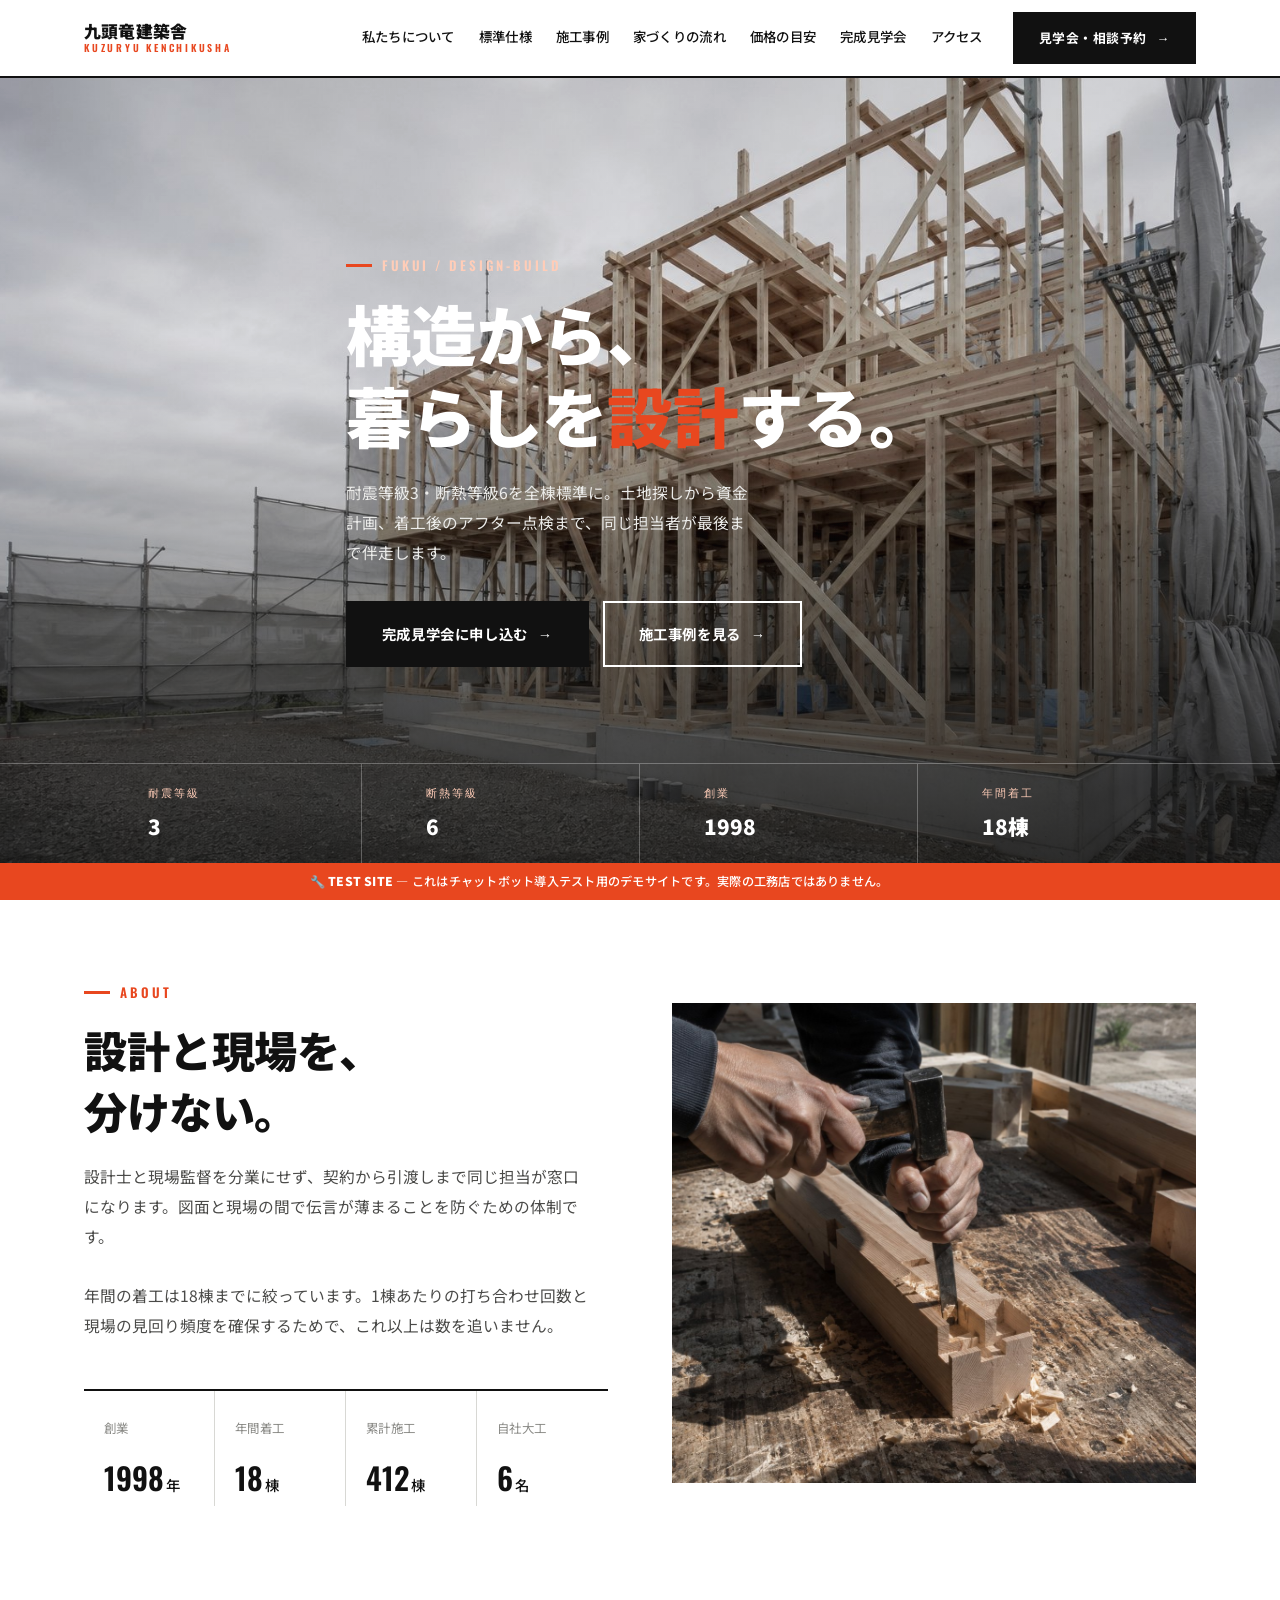
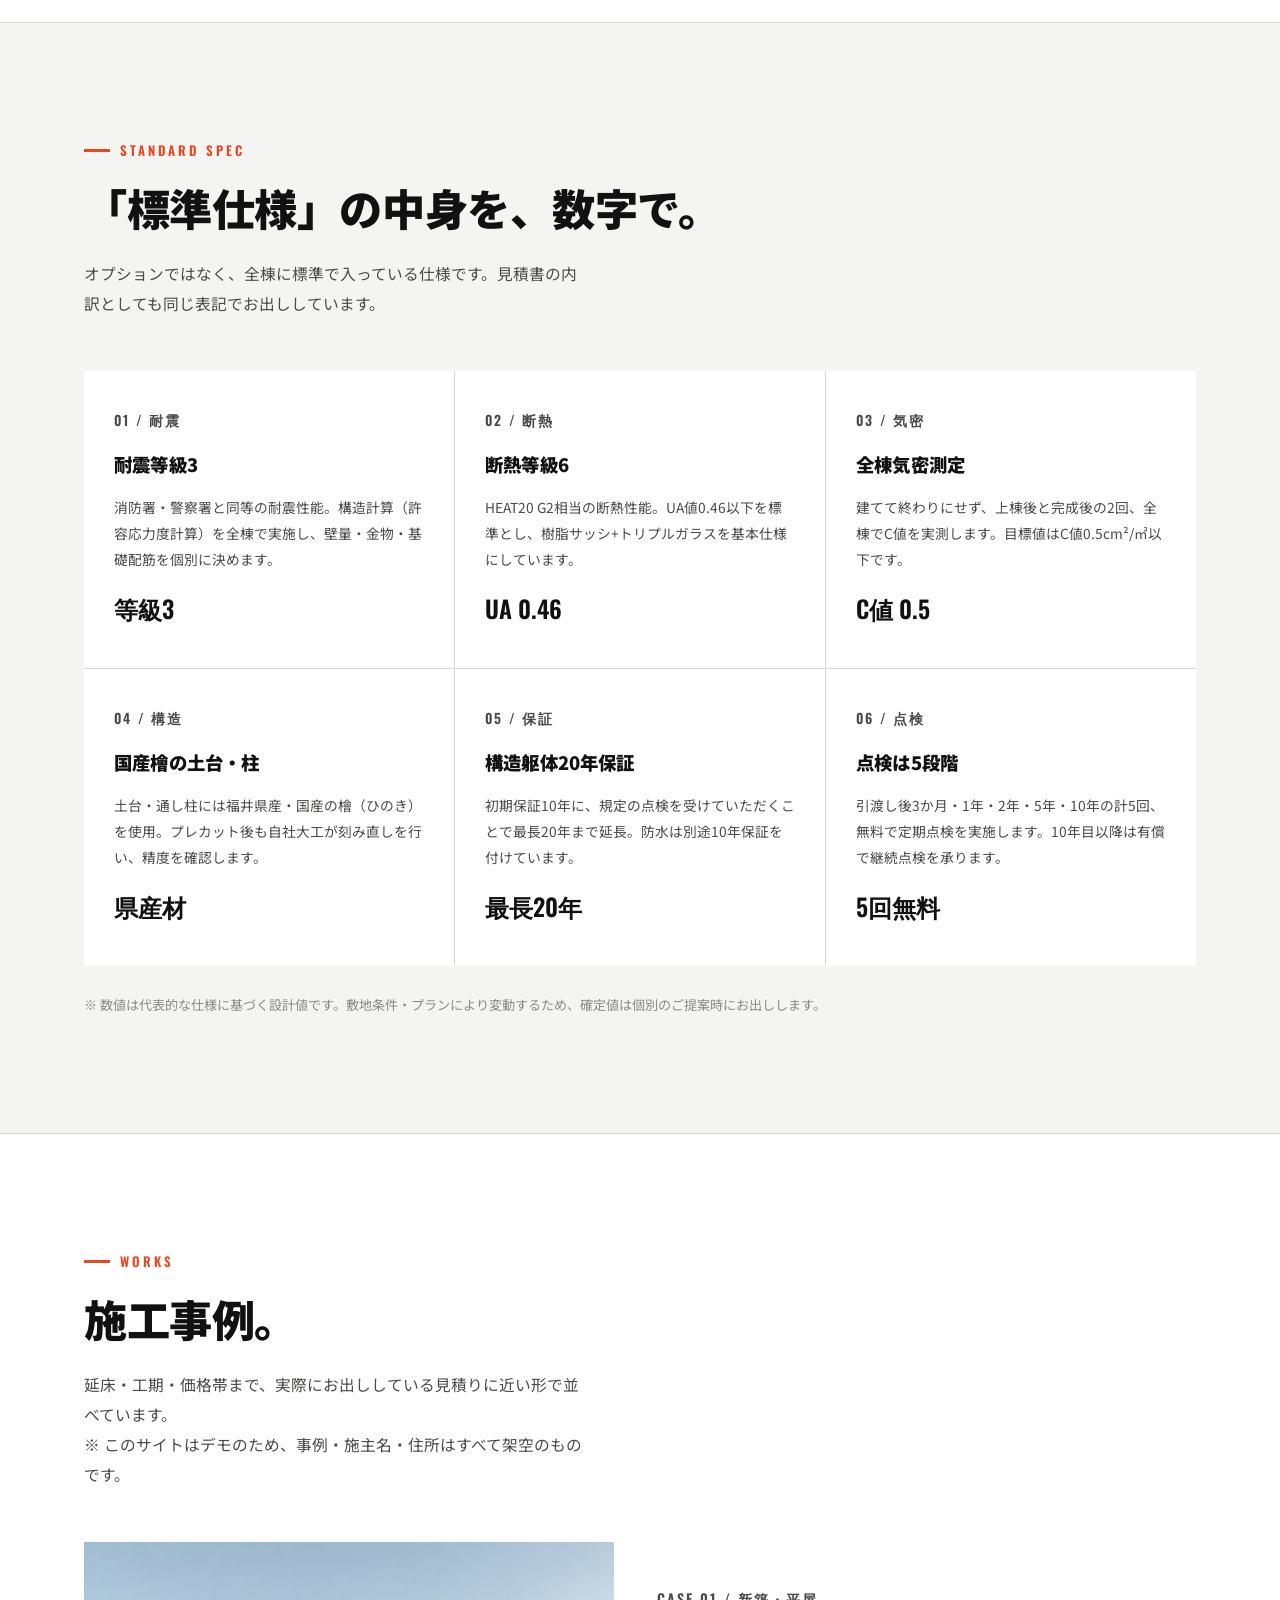
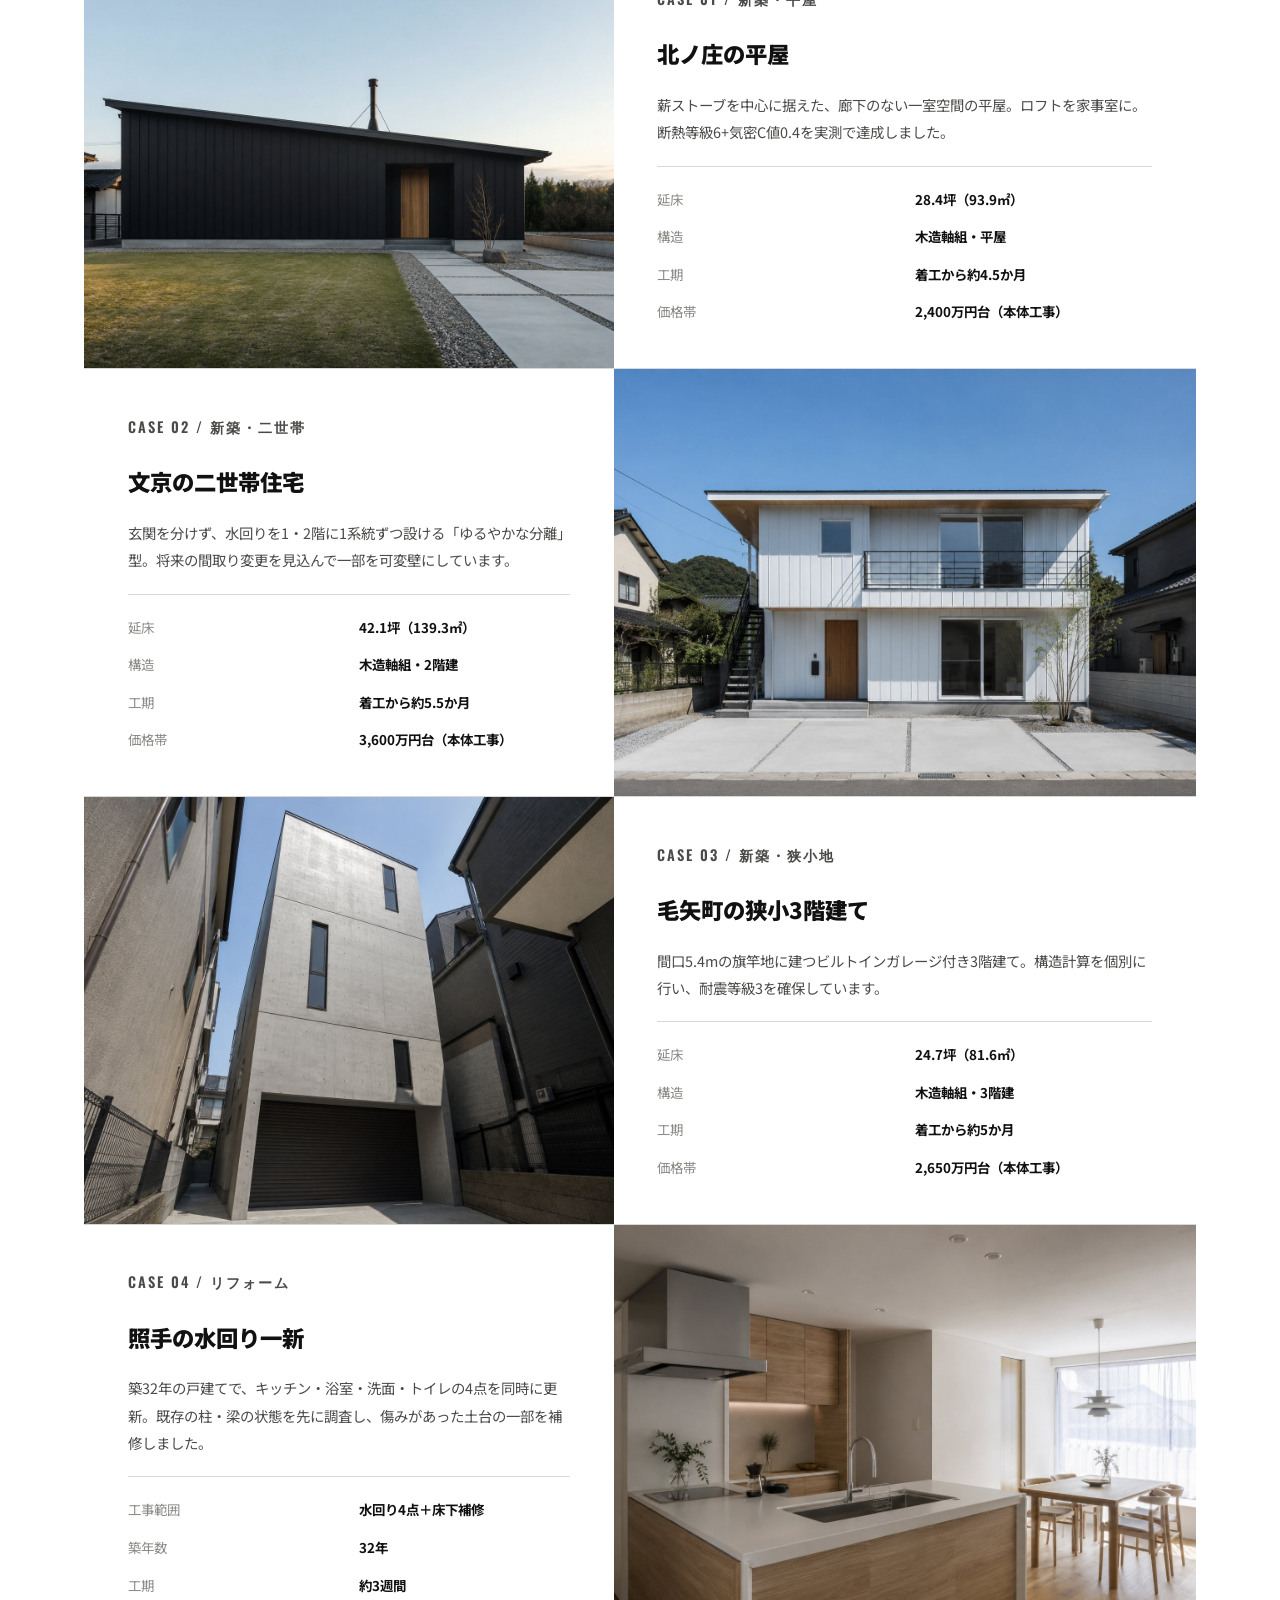
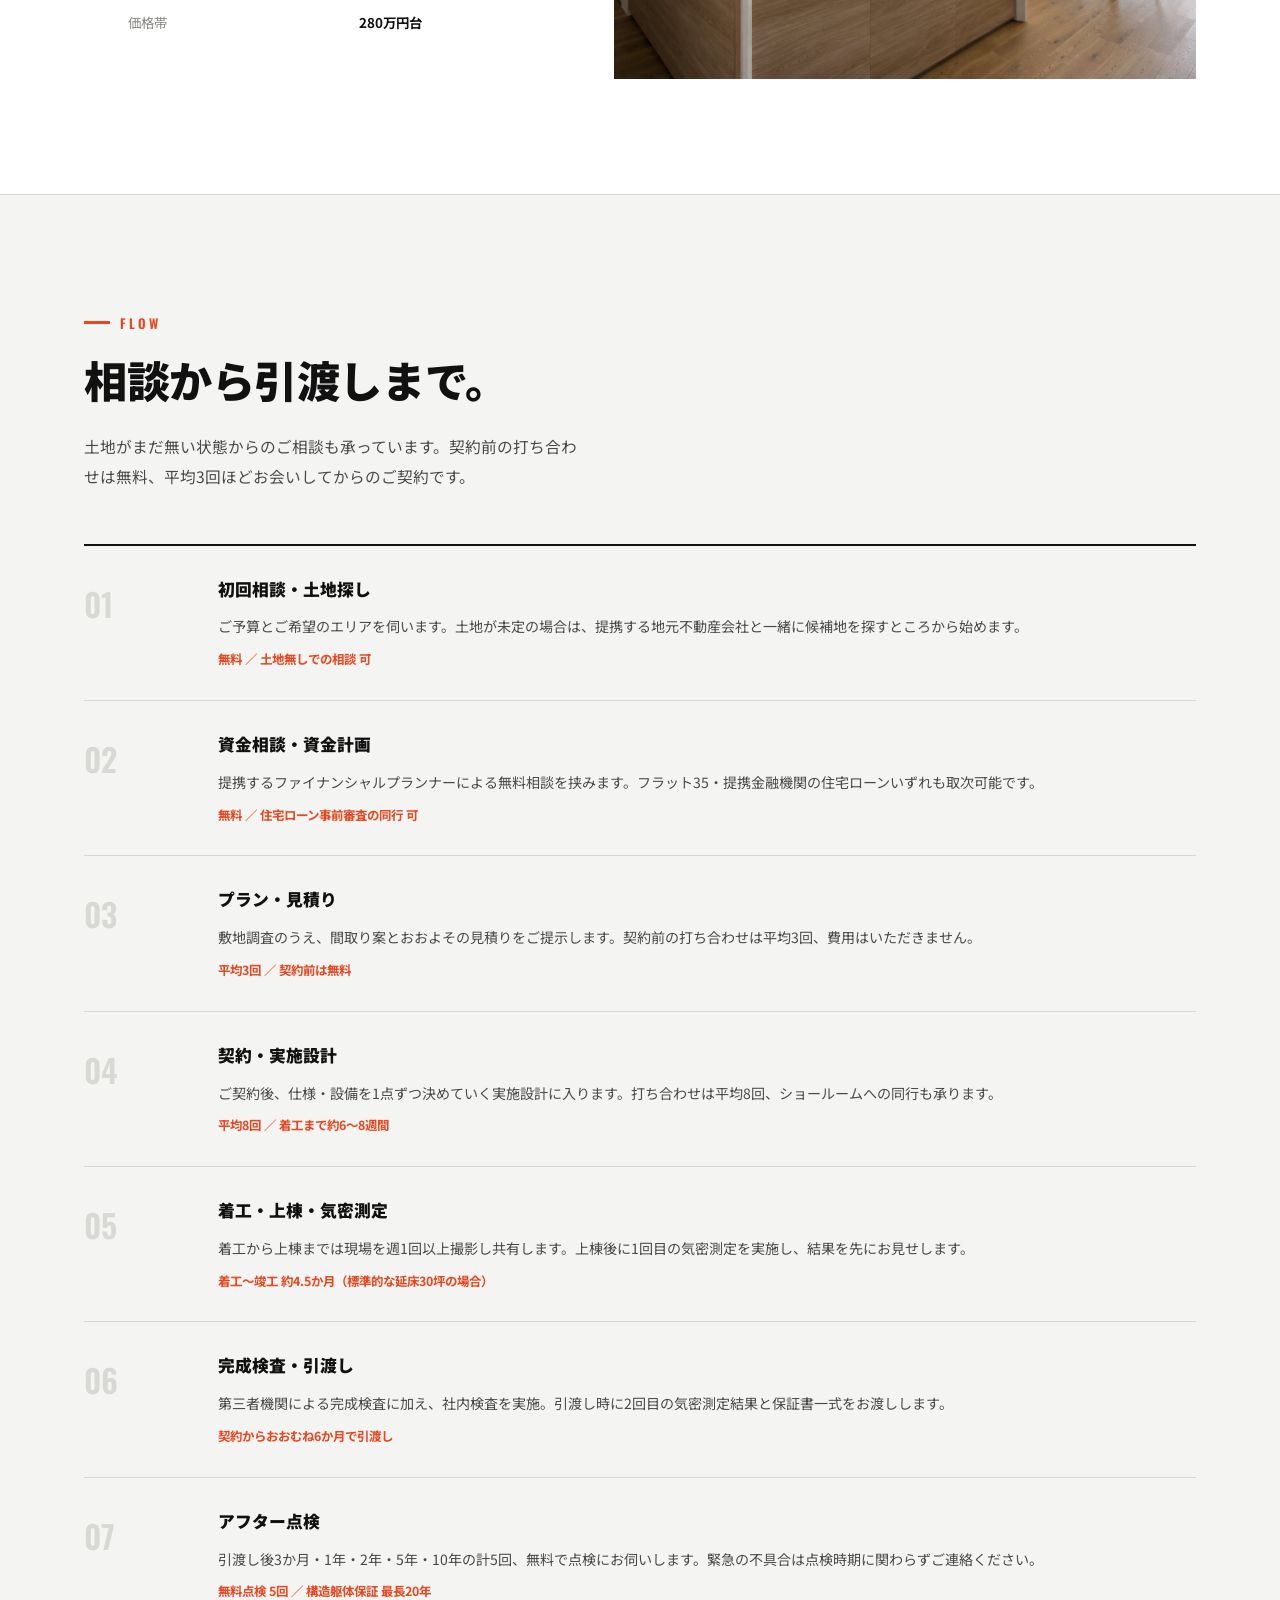
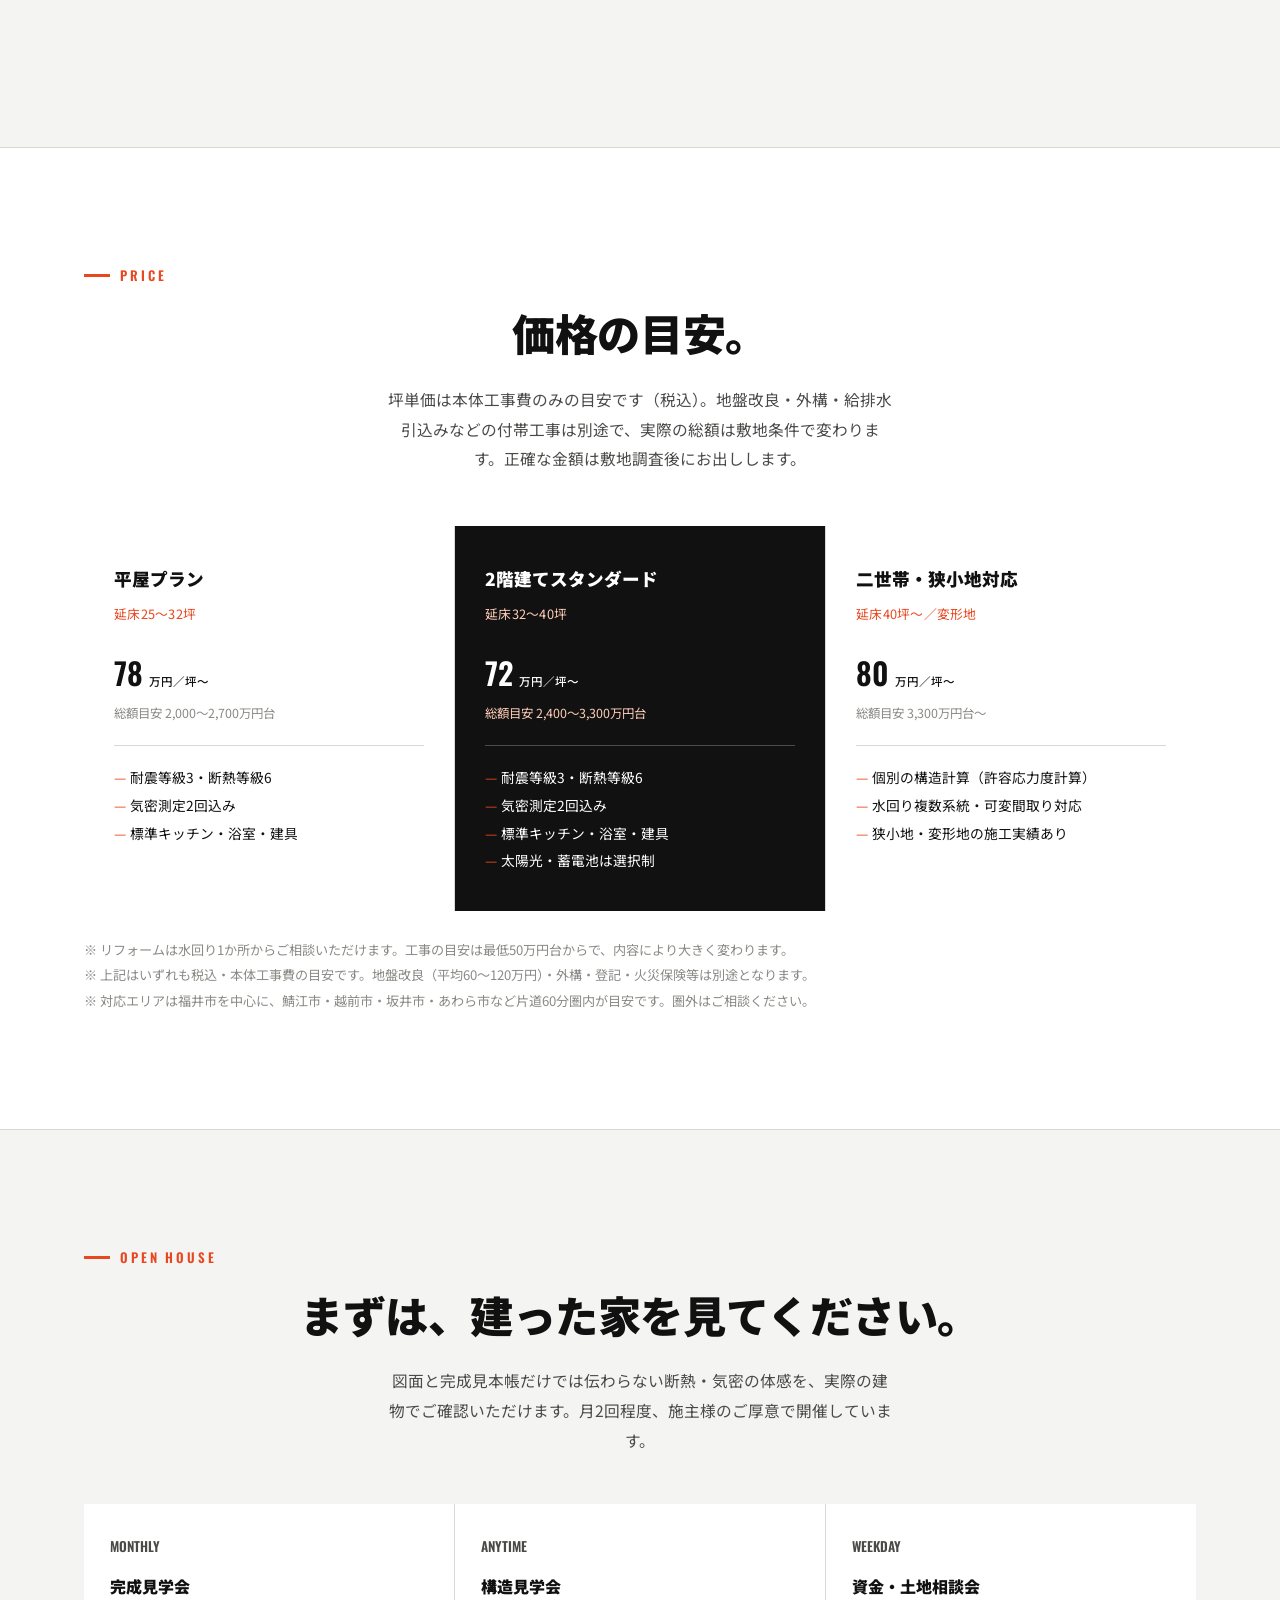
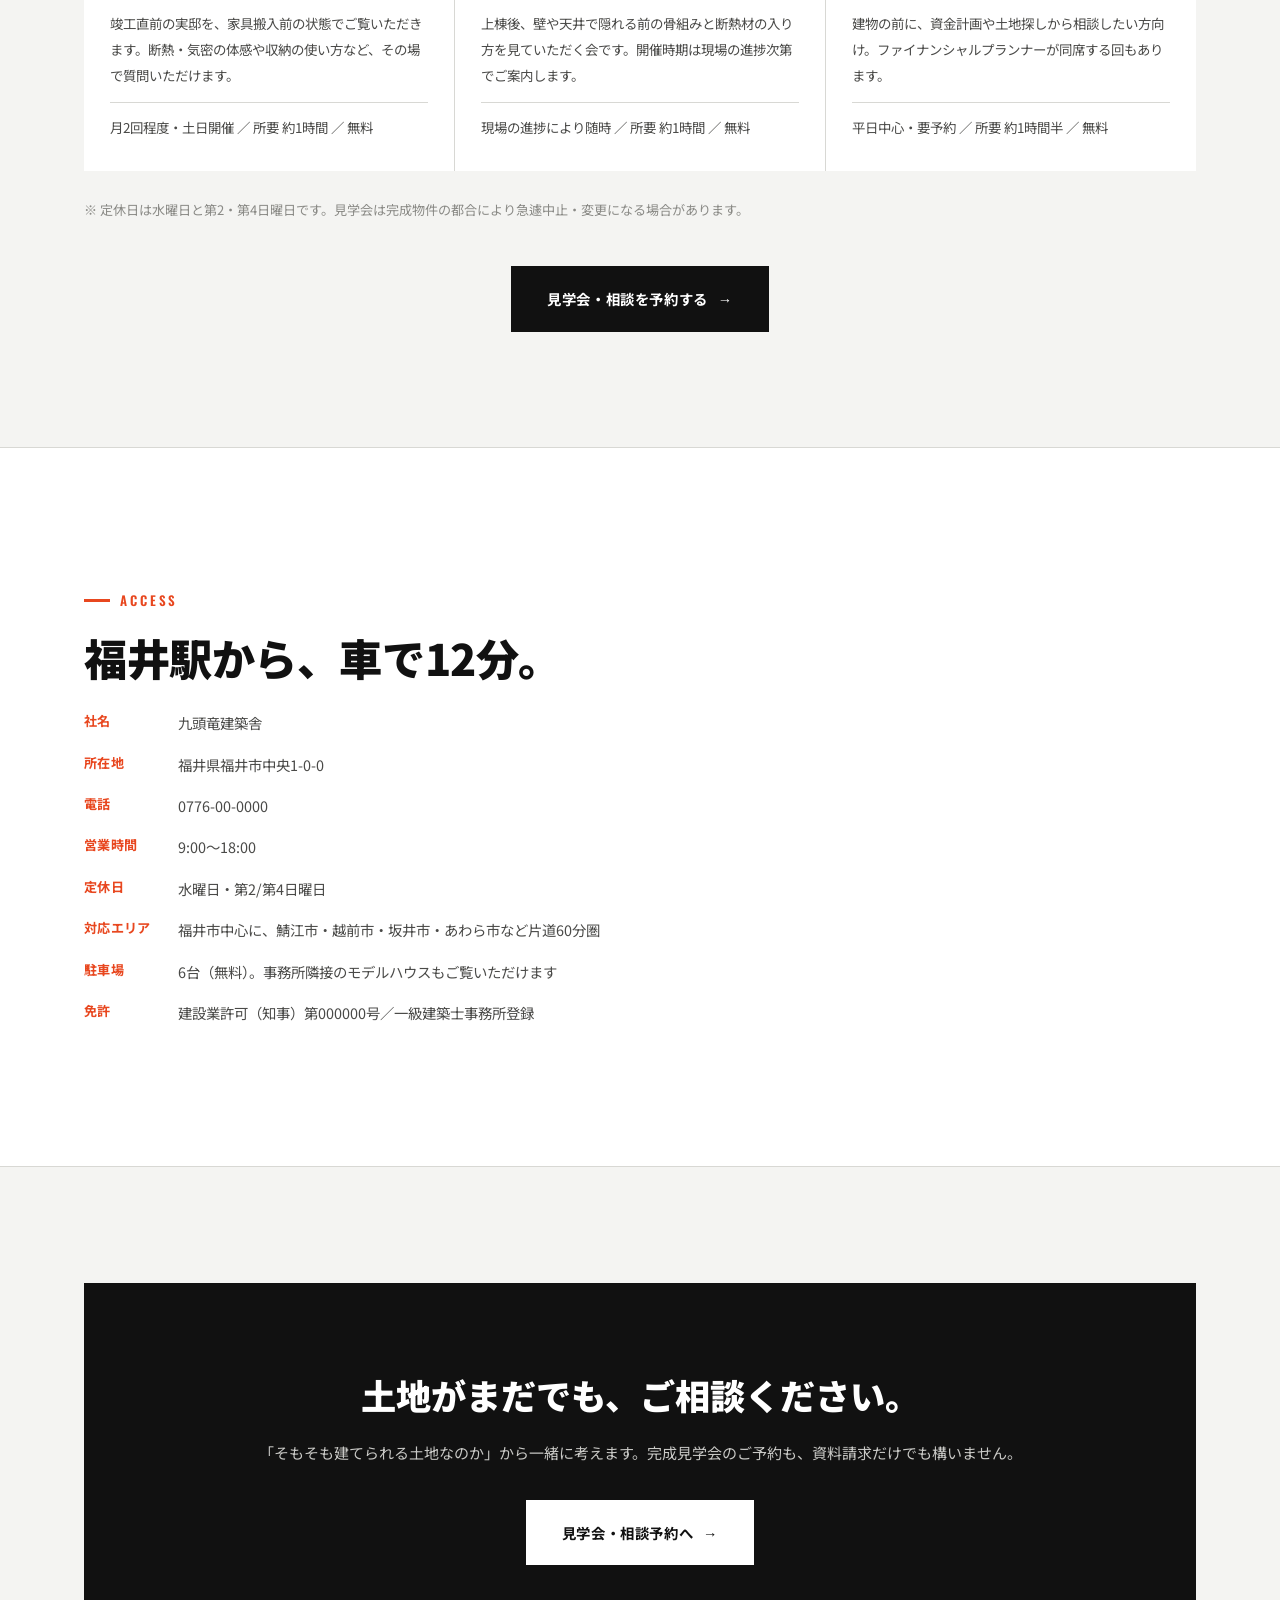
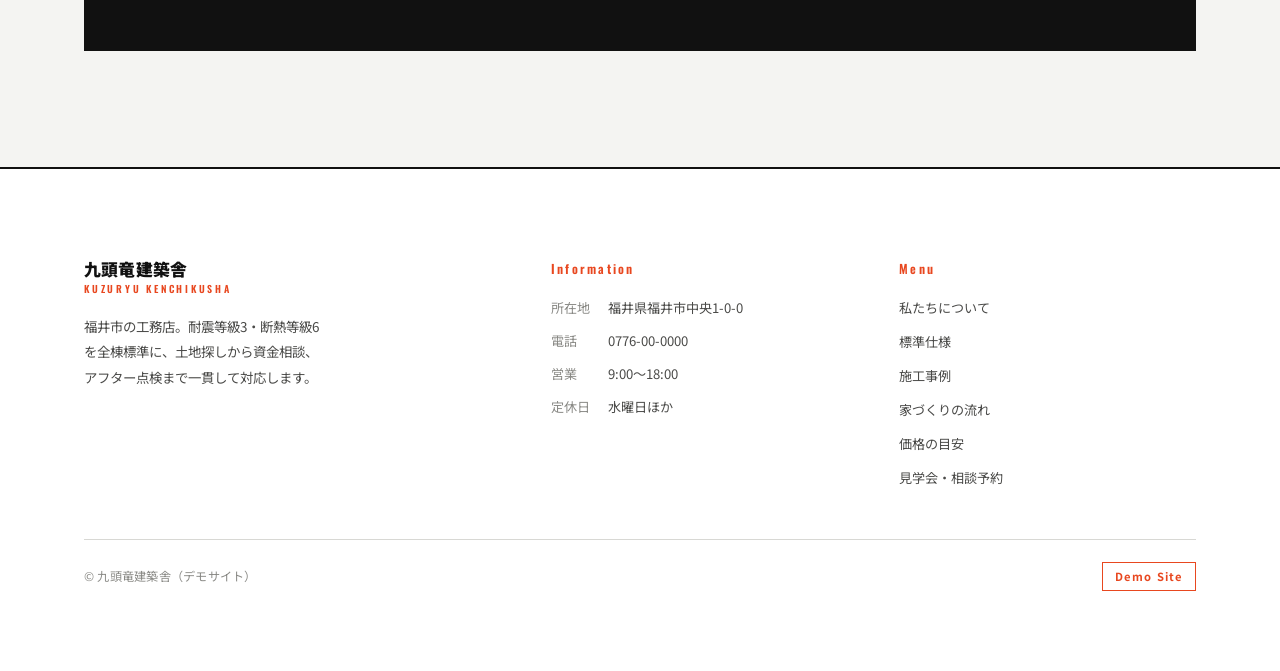
<file: index.html>
<!DOCTYPE html>
<html lang="ja">
<head>
<meta charset="UTF-8">
<meta name="viewport" content="width=device-width, initial-scale=1.0">
<title>九頭竜建築舎 | 福井の注文住宅・リフォーム工務店</title>
<meta name="description" content="福井市の工務店「九頭竜建築舎」。耐震等級3・断熱等級6を全棟標準に、土地探しから資金相談まで伴走する注文住宅とリフォーム。完成見学会随時開催。">
<link rel="stylesheet" href="style.css">
</head>
<body>

<!-- ===== NAV ===== -->
<header class="nav" id="nav">
  <div class="wrap nav__inner">
    <a class="brand" href="index.html">九頭竜建築舎<span>KUZURYU KENCHIKUSHA</span></a>
    <nav class="nav__links">
      <a href="#about">私たちについて</a>
      <a href="#spec">標準仕様</a>
      <a href="#works">施工事例</a>
      <a href="#flow">家づくりの流れ</a>
      <a href="#price">価格の目安</a>
      <a href="#tour">完成見学会</a>
      <a href="#access">アクセス</a>
    </nav>
    <a class="btn btn--primary nav__cta" href="contact.html">見学会・相談予約</a>
  </div>
</header>

<!-- ===== HERO ===== -->
<section class="hero">
  <div class="hero__bg"><img src="images/hero.jpg" alt="施工中の木造住宅の骨組みと現場" fetchpriority="high"></div>
  <div class="wrap hero__copy">
    <p class="eyebrow">Fukui / Design-Build</p>
    <h1 class="hero__jp">構造から、<br>暮らしを<em>設計</em>する。</h1>
    <p class="hero__sub">耐震等級3・断熱等級6を全棟標準に。土地探しから資金計画、着工後のアフター点検まで、同じ担当者が最後まで伴走します。</p>
    <div class="hero__actions">
      <a class="btn btn--primary" href="contact.html">完成見学会に申し込む</a>
      <a class="btn btn--ghost" href="#works">施工事例を見る</a>
    </div>
  </div>
  <div class="hero__strip">
    <div class="wrap">
      <dl class="hero__stat"><dt>耐震等級</dt><dd>3</dd></dl>
      <dl class="hero__stat"><dt>断熱等級</dt><dd>6</dd></dl>
      <dl class="hero__stat"><dt>創業</dt><dd>1998</dd></dl>
      <dl class="hero__stat"><dt>年間着工</dt><dd>18棟</dd></dl>
    </div>
  </div>
</section>

<!-- ===== ABOUT ===== -->
<section class="section" id="about">
  <div class="wrap split reveal">
    <div>
      <p class="eyebrow">About</p>
      <h2 class="h-sec">設計と現場を、<br>分けない。</h2>
      <p class="lead">設計士と現場監督を分業にせず、契約から引渡しまで同じ担当が窓口になります。図面と現場の間で伝言が薄まることを防ぐための体制です。<br><br>年間の着工は18棟までに絞っています。1棟あたりの打ち合わせ回数と現場の見回り頻度を確保するためで、これ以上は数を追いません。</p>
      <dl class="figures">
        <div class="figure"><dt>創業</dt><dd>1998<small>年</small></dd></div>
        <div class="figure"><dt>年間着工</dt><dd>18<small>棟</small></dd></div>
        <div class="figure"><dt>累計施工</dt><dd>412<small>棟</small></dd></div>
        <div class="figure"><dt>自社大工</dt><dd>6<small>名</small></dd></div>
      </dl>
    </div>
    <div class="split__media"><img src="images/craft.jpg" alt="現場で作業する大工の手元" loading="lazy"></div>
  </div>
</section>

<!-- ===== 標準仕様 ===== -->
<section class="section section--soft" id="spec">
  <div class="wrap">
    <div class="reveal">
      <p class="eyebrow">Standard Spec</p>
      <h2 class="h-sec">「標準仕様」の中身を、数字で。</h2>
      <p class="lead">オプションではなく、全棟に標準で入っている仕様です。見積書の内訳としても同じ表記でお出ししています。</p>
    </div>
    <div class="specs reveal">
      <article class="spec">
        <p class="spec__no">01 / 耐震</p>
        <h3>耐震等級3</h3>
        <p>消防署・警察署と同等の耐震性能。構造計算（許容応力度計算）を全棟で実施し、壁量・金物・基礎配筋を個別に決めます。</p>
        <span class="spec__val">等級3</span>
      </article>
      <article class="spec">
        <p class="spec__no">02 / 断熱</p>
        <h3>断熱等級6</h3>
        <p>HEAT20 G2相当の断熱性能。UA値0.46以下を標準とし、樹脂サッシ+トリプルガラスを基本仕様にしています。</p>
        <span class="spec__val">UA 0.46</span>
      </article>
      <article class="spec">
        <p class="spec__no">03 / 気密</p>
        <h3>全棟気密測定</h3>
        <p>建てて終わりにせず、上棟後と完成後の2回、全棟でC値を実測します。目標値はC値0.5cm²/㎡以下です。</p>
        <span class="spec__val">C値 0.5</span>
      </article>
      <article class="spec">
        <p class="spec__no">04 / 構造</p>
        <h3>国産檜の土台・柱</h3>
        <p>土台・通し柱には福井県産・国産の檜（ひのき）を使用。プレカット後も自社大工が刻み直しを行い、精度を確認します。</p>
        <span class="spec__val">県産材</span>
      </article>
      <article class="spec">
        <p class="spec__no">05 / 保証</p>
        <h3>構造躯体20年保証</h3>
        <p>初期保証10年に、規定の点検を受けていただくことで最長20年まで延長。防水は別途10年保証を付けています。</p>
        <span class="spec__val">最長20年</span>
      </article>
      <article class="spec">
        <p class="spec__no">06 / 点検</p>
        <h3>点検は5段階</h3>
        <p>引渡し後3か月・1年・2年・5年・10年の計5回、無料で定期点検を実施します。10年目以降は有償で継続点検を承ります。</p>
        <span class="spec__val">5回無料</span>
      </article>
    </div>
    <p class="note">※ 数値は代表的な仕様に基づく設計値です。敷地条件・プランにより変動するため、確定値は個別のご提案時にお出しします。</p>
  </div>
</section>

<!-- ===== 施工事例 ===== -->
<section class="section" id="works">
  <div class="wrap">
    <div class="reveal">
      <p class="eyebrow">Works</p>
      <h2 class="h-sec">施工事例。</h2>
      <p class="lead">延床・工期・価格帯まで、実際にお出ししている見積りに近い形で並べています。<br>※ このサイトはデモのため、事例・施主名・住所はすべて架空のものです。</p>
    </div>
    <div class="works reveal">
      <article class="work">
        <div class="work__media"><img src="images/work-hiranoya.jpg" alt="平屋の外観" loading="lazy"></div>
        <div class="work__body">
          <p class="work__tag">CASE 01 / 新築・平屋</p>
          <h3>北ノ庄の平屋</h3>
          <p>薪ストーブを中心に据えた、廊下のない一室空間の平屋。ロフトを家事室に。断熱等級6+気密C値0.4を実測で達成しました。</p>
          <dl class="work__data">
            <dt>延床</dt><dd>28.4坪（93.9㎡）</dd>
            <dt>構造</dt><dd>木造軸組・平屋</dd>
            <dt>工期</dt><dd>着工から約4.5か月</dd>
            <dt>価格帯</dt><dd>2,400万円台（本体工事）</dd>
          </dl>
        </div>
      </article>
      <article class="work work--rev">
        <div class="work__media"><img src="images/work-nisetai.jpg" alt="二世帯住宅の外観" loading="lazy"></div>
        <div class="work__body">
          <p class="work__tag">CASE 02 / 新築・二世帯</p>
          <h3>文京の二世帯住宅</h3>
          <p>玄関を分けず、水回りを1・2階に1系統ずつ設ける「ゆるやかな分離」型。将来の間取り変更を見込んで一部を可変壁にしています。</p>
          <dl class="work__data">
            <dt>延床</dt><dd>42.1坪（139.3㎡）</dd>
            <dt>構造</dt><dd>木造軸組・2階建</dd>
            <dt>工期</dt><dd>着工から約5.5か月</dd>
            <dt>価格帯</dt><dd>3,600万円台（本体工事）</dd>
          </dl>
        </div>
      </article>
      <article class="work">
        <div class="work__media"><img src="images/work-kyoshoji.jpg" alt="狭小地3階建て住宅の外観" loading="lazy"></div>
        <div class="work__body">
          <p class="work__tag">CASE 03 / 新築・狭小地</p>
          <h3>毛矢町の狭小3階建て</h3>
          <p>間口5.4mの旗竿地に建つビルトインガレージ付き3階建て。構造計算を個別に行い、耐震等級3を確保しています。</p>
          <dl class="work__data">
            <dt>延床</dt><dd>24.7坪（81.6㎡）</dd>
            <dt>構造</dt><dd>木造軸組・3階建</dd>
            <dt>工期</dt><dd>着工から約5か月</dd>
            <dt>価格帯</dt><dd>2,650万円台（本体工事）</dd>
          </dl>
        </div>
      </article>
      <article class="work work--rev">
        <div class="work__media"><img src="images/work-reform.jpg" alt="リフォーム後のキッチンと水回り" loading="lazy"></div>
        <div class="work__body">
          <p class="work__tag">CASE 04 / リフォーム</p>
          <h3>照手の水回り一新</h3>
          <p>築32年の戸建てで、キッチン・浴室・洗面・トイレの4点を同時に更新。既存の柱・梁の状態を先に調査し、傷みがあった土台の一部を補修しました。</p>
          <dl class="work__data">
            <dt>工事範囲</dt><dd>水回り4点＋床下補修</dd>
            <dt>築年数</dt><dd>32年</dd>
            <dt>工期</dt><dd>約3週間</dd>
            <dt>価格帯</dt><dd>280万円台</dd>
          </dl>
        </div>
      </article>
    </div>
  </div>
</section>

<!-- ===== 家づくりの流れ ===== -->
<section class="section section--soft" id="flow">
  <div class="wrap">
    <div class="reveal">
      <p class="eyebrow">Flow</p>
      <h2 class="h-sec">相談から引渡しまで。</h2>
      <p class="lead">土地がまだ無い状態からのご相談も承っています。契約前の打ち合わせは無料、平均3回ほどお会いしてからのご契約です。</p>
    </div>
    <div class="flow reveal">
      <div class="flow__step">
        <p class="flow__num"></p>
        <div class="flow__body">
          <h4>初回相談・土地探し</h4>
          <p>ご予算とご希望のエリアを伺います。土地が未定の場合は、提携する地元不動産会社と一緒に候補地を探すところから始めます。</p>
          <p class="flow__meta">無料 ／ 土地無しでの相談 可</p>
        </div>
      </div>
      <div class="flow__step">
        <p class="flow__num"></p>
        <div class="flow__body">
          <h4>資金相談・資金計画</h4>
          <p>提携するファイナンシャルプランナーによる無料相談を挟みます。フラット35・提携金融機関の住宅ローンいずれも取次可能です。</p>
          <p class="flow__meta">無料 ／ 住宅ローン事前審査の同行 可</p>
        </div>
      </div>
      <div class="flow__step">
        <p class="flow__num"></p>
        <div class="flow__body">
          <h4>プラン・見積り</h4>
          <p>敷地調査のうえ、間取り案とおおよその見積りをご提示します。契約前の打ち合わせは平均3回、費用はいただきません。</p>
          <p class="flow__meta">平均3回 ／ 契約前は無料</p>
        </div>
      </div>
      <div class="flow__step">
        <p class="flow__num"></p>
        <div class="flow__body">
          <h4>契約・実施設計</h4>
          <p>ご契約後、仕様・設備を1点ずつ決めていく実施設計に入ります。打ち合わせは平均8回、ショールームへの同行も承ります。</p>
          <p class="flow__meta">平均8回 ／ 着工まで約6〜8週間</p>
        </div>
      </div>
      <div class="flow__step">
        <p class="flow__num"></p>
        <div class="flow__body">
          <h4>着工・上棟・気密測定</h4>
          <p>着工から上棟までは現場を週1回以上撮影し共有します。上棟後に1回目の気密測定を実施し、結果を先にお見せします。</p>
          <p class="flow__meta">着工〜竣工 約4.5か月（標準的な延床30坪の場合）</p>
        </div>
      </div>
      <div class="flow__step">
        <p class="flow__num"></p>
        <div class="flow__body">
          <h4>完成検査・引渡し</h4>
          <p>第三者機関による完成検査に加え、社内検査を実施。引渡し時に2回目の気密測定結果と保証書一式をお渡しします。</p>
          <p class="flow__meta">契約からおおむね6か月で引渡し</p>
        </div>
      </div>
      <div class="flow__step">
        <p class="flow__num"></p>
        <div class="flow__body">
          <h4>アフター点検</h4>
          <p>引渡し後3か月・1年・2年・5年・10年の計5回、無料で点検にお伺いします。緊急の不具合は点検時期に関わらずご連絡ください。</p>
          <p class="flow__meta">無料点検 5回 ／ 構造躯体保証 最長20年</p>
        </div>
      </div>
    </div>
  </div>
</section>

<!-- ===== 価格 ===== -->
<section class="section" id="price">
  <div class="wrap">
    <div class="reveal center">
      <p class="eyebrow">Price</p>
      <h2 class="h-sec">価格の目安。</h2>
      <p class="lead">坪単価は本体工事費のみの目安です（税込）。地盤改良・外構・給排水引込みなどの付帯工事は別途で、実際の総額は敷地条件で変わります。正確な金額は敷地調査後にお出しします。</p>
    </div>
    <div class="prices reveal">
      <article class="price">
        <h3>平屋プラン</h3>
        <p class="price__for">延床25〜32坪</p>
        <p class="price__val">78<small>万円／坪〜</small></p>
        <p class="price__unit">総額目安 2,000〜2,700万円台</p>
        <ul>
          <li>耐震等級3・断熱等級6</li>
          <li>気密測定2回込み</li>
          <li>標準キッチン・浴室・建具</li>
        </ul>
      </article>
      <article class="price price--mark">
        <h3>2階建てスタンダード</h3>
        <p class="price__for">延床32〜40坪</p>
        <p class="price__val">72<small>万円／坪〜</small></p>
        <p class="price__unit">総額目安 2,400〜3,300万円台</p>
        <ul>
          <li>耐震等級3・断熱等級6</li>
          <li>気密測定2回込み</li>
          <li>標準キッチン・浴室・建具</li>
          <li>太陽光・蓄電池は選択制</li>
        </ul>
      </article>
      <article class="price">
        <h3>二世帯・狭小地対応</h3>
        <p class="price__for">延床40坪〜／変形地</p>
        <p class="price__val">80<small>万円／坪〜</small></p>
        <p class="price__unit">総額目安 3,300万円台〜</p>
        <ul>
          <li>個別の構造計算（許容応力度計算）</li>
          <li>水回り複数系統・可変間取り対応</li>
          <li>狭小地・変形地の施工実績あり</li>
        </ul>
      </article>
    </div>
    <p class="note">
      ※ リフォームは水回り1か所からご相談いただけます。工事の目安は最低50万円台からで、内容により大きく変わります。<br>
      ※ 上記はいずれも税込・本体工事費の目安です。地盤改良（平均60〜120万円）・外構・登記・火災保険等は別途となります。<br>
      ※ 対応エリアは福井市を中心に、鯖江市・越前市・坂井市・あわら市など片道60分圏内が目安です。圏外はご相談ください。
    </p>
  </div>
</section>

<!-- ===== 完成見学会 ===== -->
<section class="section section--soft" id="tour">
  <div class="wrap">
    <div class="reveal center">
      <p class="eyebrow">Open House</p>
      <h2 class="h-sec">まずは、建った家を見てください。</h2>
      <p class="lead">図面と完成見本帳だけでは伝わらない断熱・気密の体感を、実際の建物でご確認いただけます。月2回程度、施主様のご厚意で開催しています。</p>
    </div>
    <div class="tours reveal">
      <article class="tour">
        <p class="tour__day">MONTHLY</p>
        <h4>完成見学会</h4>
        <p>竣工直前の実邸を、家具搬入前の状態でご覧いただきます。断熱・気密の体感や収納の使い方など、その場で質問いただけます。</p>
        <p class="tour__time">月2回程度・土日開催 ／ 所要 約1時間 ／ 無料</p>
      </article>
      <article class="tour">
        <p class="tour__day">ANYTIME</p>
        <h4>構造見学会</h4>
        <p>上棟後、壁や天井で隠れる前の骨組みと断熱材の入り方を見ていただく会です。開催時期は現場の進捗次第でご案内します。</p>
        <p class="tour__time">現場の進捗により随時 ／ 所要 約1時間 ／ 無料</p>
      </article>
      <article class="tour">
        <p class="tour__day">WEEKDAY</p>
        <h4>資金・土地相談会</h4>
        <p>建物の前に、資金計画や土地探しから相談したい方向け。ファイナンシャルプランナーが同席する回もあります。</p>
        <p class="tour__time">平日中心・要予約 ／ 所要 約1時間半 ／ 無料</p>
      </article>
    </div>
    <p class="note">※ 定休日は水曜日と第2・第4日曜日です。見学会は完成物件の都合により急遽中止・変更になる場合があります。</p>
    <div class="center" style="margin-top:44px">
      <a class="btn btn--primary" href="contact.html">見学会・相談を予約する</a>
    </div>
  </div>
</section>

<!-- ===== ACCESS ===== -->
<section class="section" id="access">
  <div class="wrap split reveal">
    <div>
      <p class="eyebrow">Access</p>
      <h2 class="h-sec">福井駅から、車で12分。</h2>
      <dl class="info">
        <dt>社名</dt><dd>九頭竜建築舎</dd>
        <dt>所在地</dt><dd>福井県福井市中央1-0-0</dd>
        <dt>電話</dt><dd>0776-00-0000</dd>
        <dt>営業時間</dt><dd>9:00〜18:00</dd>
        <dt>定休日</dt><dd>水曜日・第2/第4日曜日</dd>
        <dt>対応エリア</dt><dd>福井市中心に、鯖江市・越前市・坂井市・あわら市など片道60分圏</dd>
        <dt>駐車場</dt><dd>6台（無料）。事務所隣接のモデルハウスもご覧いただけます</dd>
        <dt>免許</dt><dd>建設業許可（知事）第000000号／一級建築士事務所登録</dd>
      </dl>
    </div>
    <div class="split__media">
      <iframe class="map" src="https://maps.google.com/maps?q=%E7%A6%8F%E4%BA%95%E9%A7%85&z=15&output=embed" loading="lazy" title="地図" style="width:100%;height:clamp(300px,40vw,480px);border:0"></iframe>
    </div>
  </div>
</section>

<!-- ===== CTA ===== -->
<section class="section section--soft">
  <div class="wrap">
    <div class="cta-band reveal">
      <h2>土地がまだでも、ご相談ください。</h2>
      <p>「そもそも建てられる土地なのか」から一緒に考えます。完成見学会のご予約も、資料請求だけでも構いません。</p>
      <a class="btn btn--light" href="contact.html">見学会・相談予約へ</a>
    </div>
  </div>
</section>

<!-- ===== FOOTER ===== -->
<footer class="foot">
  <div class="wrap">
    <div class="foot__grid">
      <div>
        <a class="brand" href="index.html">九頭竜建築舎<span>KUZURYU KENCHIKUSHA</span></a>
        <p class="foot__tag">福井市の工務店。耐震等級3・断熱等級6を全棟標準に、土地探しから資金相談、アフター点検まで一貫して対応します。</p>
      </div>
      <div>
        <h5>Information</h5>
        <dl>
          <dt>所在地</dt><dd>福井県福井市中央1-0-0</dd>
          <dt>電話</dt><dd>0776-00-0000</dd>
          <dt>営業</dt><dd>9:00〜18:00</dd>
          <dt>定休日</dt><dd>水曜日ほか</dd>
        </dl>
      </div>
      <div>
        <h5>Menu</h5>
        <div class="foot__links">
          <a href="#about">私たちについて</a>
          <a href="#spec">標準仕様</a>
          <a href="#works">施工事例</a>
          <a href="#flow">家づくりの流れ</a>
          <a href="#price">価格の目安</a>
          <a href="contact.html">見学会・相談予約</a>
        </div>
      </div>
    </div>
    <div class="foot__bottom">
      <span>&copy; 九頭竜建築舎（デモサイト）</span>
      <span class="demo-pill">Demo Site</span>
    </div>
  </div>
</footer>

<div class="test-banner">🔧 <b>TEST SITE</b> — これはチャットボット導入テスト用のデモサイトです。実際の工務店ではありません。</div>

<script>
  // nav shadow on scroll (常時白背景なので影のみ)
  const nav = document.getElementById('nav');
  const onScroll = () => nav.classList.toggle('is-scrolled', window.scrollY > 8);
  onScroll(); window.addEventListener('scroll', onScroll, {passive:true});

  // scroll reveal
  const io = new IntersectionObserver((entries) => {
    entries.forEach(e => { if (e.isIntersecting){ e.target.classList.add('in'); io.unobserve(e.target);} });
  }, {threshold:.12, rootMargin:'0px 0px -40px 0px'});
  document.querySelectorAll('.reveal').forEach(el => io.observe(el));
</script>

<!-- 応急処置: widget.js の既定アイコンが pointer-events:none のまま復活されず、
     マウスでクリックできない（.has-icon の img にしか auto が無い）。
     本体 app.liens-web.com/widget.js が直ったらこのブロックは削除してよい。 -->
<style>
  #liens-bot-toggle:not(.has-icon) { pointer-events: auto !important; }
</style>
<!-- LIENS BOT チャットウィジェット -->
<!-- 工務店デモ用のボット（未作成。管理画面で作成後にIDを差し替える） -->
<script>
  (function() {
    var botId = 'cmtfg8xrb04av4201zhd2yfy1';
    if (botId.indexOf('REPLACE_') === 0) { return; }
    var script = document.createElement('script');
    script.src = 'https://app.liens-web.com/widget.js?v=' + Date.now();
    script.setAttribute('data-bot-id', botId);
    script.setAttribute('data-api-url', 'https://app.liens-web.com');
    script.setAttribute('data-color', '#e8471f');
    script.setAttribute('data-position', 'bottom-right');
    script.defer = true;
    document.head.appendChild(script);
  })();
</script>
</body>
</html>
</file>
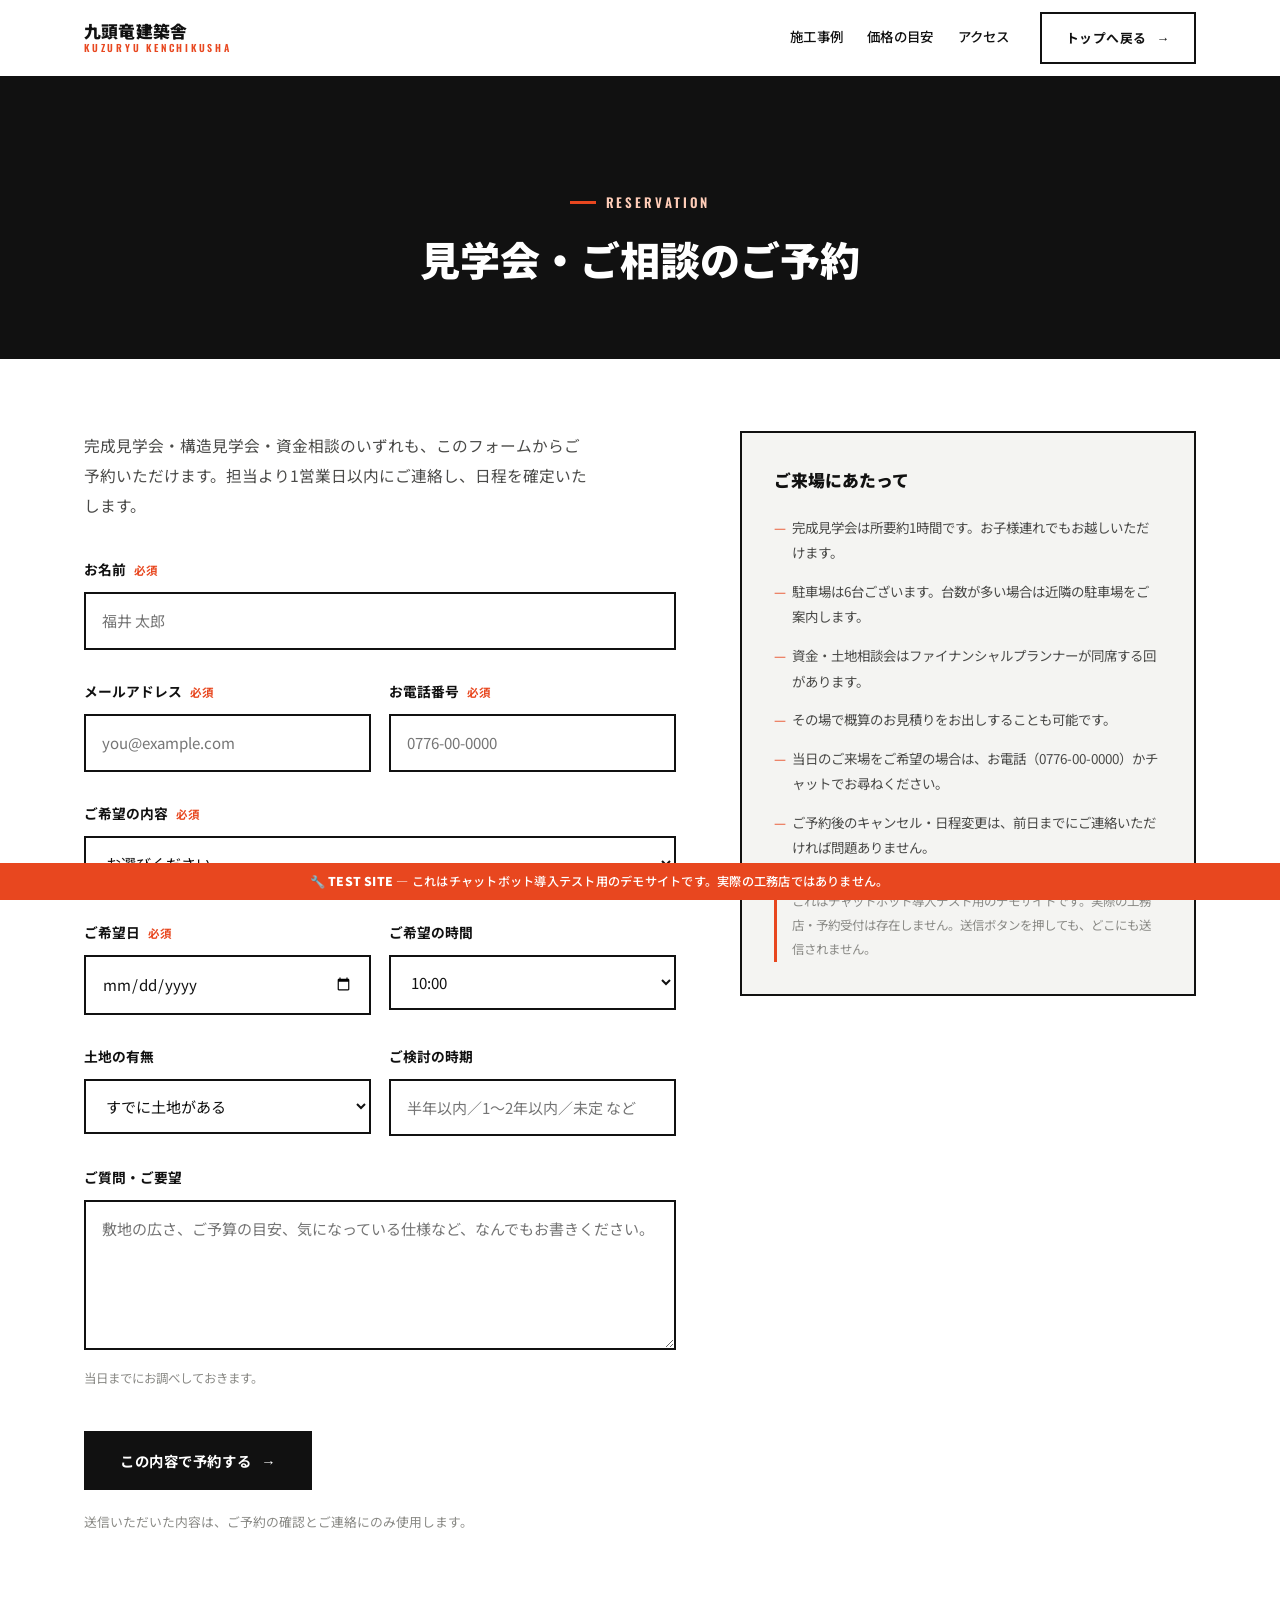
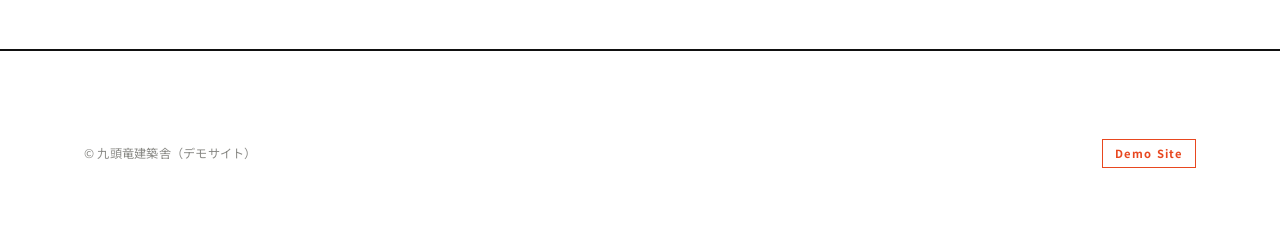
<file: contact.html>
<!DOCTYPE html>
<html lang="ja">
<head>
<meta charset="UTF-8">
<meta name="viewport" content="width=device-width, initial-scale=1.0">
<title>見学会・ご相談のご予約 | 九頭竜建築舎</title>
<meta name="robots" content="noindex">
<link rel="stylesheet" href="style.css">
</head>
<body>

<header class="nav" id="nav">
  <div class="wrap nav__inner">
    <a class="brand" href="index.html">九頭竜建築舎<span>KUZURYU KENCHIKUSHA</span></a>
    <nav class="nav__links">
      <a href="index.html#works">施工事例</a>
      <a href="index.html#price">価格の目安</a>
      <a href="index.html#access">アクセス</a>
    </nav>
    <a class="btn btn--ghost nav__cta" href="index.html">トップへ戻る</a>
  </div>
</header>

<section class="page-head">
  <div class="wrap">
    <p class="eyebrow">Reservation</p>
    <h1>見学会・ご相談のご予約</h1>
  </div>
</section>

<section class="resv">
  <div class="wrap resv__grid">
    <div>
      <p class="lead">完成見学会・構造見学会・資金相談のいずれも、このフォームからご予約いただけます。担当より1営業日以内にご連絡し、日程を確定いたします。</p>
      <form class="form" id="contactForm" style="margin-top:36px">
        <div class="field">
          <label for="name">お名前<span class="req">必須</span></label>
          <input type="text" id="name" name="name" required placeholder="福井 太郎">
        </div>
        <div class="field field--row">
          <div>
            <label for="email">メールアドレス<span class="req">必須</span></label>
            <input type="email" id="email" name="email" required placeholder="you@example.com">
          </div>
          <div>
            <label for="tel">お電話番号<span class="req">必須</span></label>
            <input type="tel" id="tel" name="tel" required placeholder="0776-00-0000">
          </div>
        </div>
        <div class="field">
          <label for="menu">ご希望の内容<span class="req">必須</span></label>
          <select id="menu" name="menu" required>
            <option value="">お選びください</option>
            <option>完成見学会（月2回程度・土日開催・無料）</option>
            <option>構造見学会（現場の進捗により随時・無料）</option>
            <option>資金・土地相談会（平日中心・要予約・無料）</option>
            <option>リフォームの相談</option>
            <option>資料請求のみ</option>
          </select>
        </div>
        <div class="field field--row">
          <div>
            <label for="date">ご希望日<span class="req">必須</span></label>
            <input type="date" id="date" name="date" required>
          </div>
          <div>
            <label for="time">ご希望の時間</label>
            <select id="time" name="time">
              <option>10:00</option>
              <option>11:00</option>
              <option>13:00</option>
              <option>14:00</option>
              <option>15:00</option>
              <option>16:00</option>
            </select>
          </div>
        </div>
        <div class="field field--row">
          <div>
            <label for="land">土地の有無</label>
            <select id="land" name="land">
              <option>すでに土地がある</option>
              <option>土地を探している</option>
              <option>建て替えを検討中</option>
              <option>リフォームのみ検討中</option>
              <option>まだ何も決めていない</option>
            </select>
          </div>
          <div>
            <label for="timing">ご検討の時期</label>
            <input type="text" id="timing" name="timing" placeholder="半年以内／1〜2年以内／未定 など">
          </div>
        </div>
        <div class="field">
          <label for="message">ご質問・ご要望</label>
          <textarea id="message" name="message" placeholder="敷地の広さ、ご予算の目安、気になっている仕様など、なんでもお書きください。"></textarea>
          <p class="field__hint">当日までにお調べしておきます。</p>
        </div>
        <div class="form__actions">
          <button type="submit" class="btn btn--primary">この内容で予約する</button>
          <p class="form__note">送信いただいた内容は、ご予約の確認とご連絡にのみ使用します。</p>
        </div>
      </form>
    </div>

    <aside class="aside">
      <h3>ご来場にあたって</h3>
      <ul>
        <li>完成見学会は所要約1時間です。お子様連れでもお越しいただけます。</li>
        <li>駐車場は6台ございます。台数が多い場合は近隣の駐車場をご案内します。</li>
        <li>資金・土地相談会はファイナンシャルプランナーが同席する回があります。</li>
        <li>その場で概算のお見積りをお出しすることも可能です。</li>
        <li>当日のご来場をご希望の場合は、お電話（0776-00-0000）かチャットでお尋ねください。</li>
        <li>ご予約後のキャンセル・日程変更は、前日までにご連絡いただければ問題ありません。</li>
      </ul>
      <p class="demo-notice">これはチャットボット導入テスト用のデモサイトです。実際の工務店・予約受付は存在しません。送信ボタンを押しても、どこにも送信されません。</p>
    </aside>
  </div>
</section>

<footer class="foot">
  <div class="wrap">
    <div class="foot__bottom" style="margin-top:0;border-top:0;padding-top:0">
      <span>&copy; 九頭竜建築舎（デモサイト）</span>
      <span class="demo-pill">Demo Site</span>
    </div>
  </div>
</footer>

<div class="test-banner">🔧 <b>TEST SITE</b> — これはチャットボット導入テスト用のデモサイトです。実際の工務店ではありません。</div>

<script>
  document.getElementById('contactForm').addEventListener('submit', function(e){
    e.preventDefault();
    alert('デモサイトのため、実際には送信されません。\n\n実際のサイトでは、この内容が工務店へ届きます。');
  });
</script>

<!-- LIENS BOT チャットウィジェット -->
<!-- ⚠️ data-bot-id は index.html と同じIDに差し替えること -->
<script>
  (function() {
    var botId = 'cmtfg8xrb04av4201zhd2yfy1';
    if (botId.indexOf('REPLACE_') === 0) { return; }
    var script = document.createElement('script');
    script.src = 'https://app.liens-web.com/widget.js?v=' + Date.now();
    script.setAttribute('data-bot-id', botId);
    script.setAttribute('data-api-url', 'https://app.liens-web.com');
    script.setAttribute('data-color', '#e8471f');
    script.setAttribute('data-position', 'bottom-right');
    script.defer = true;
    document.head.appendChild(script);
  })();
</script>
</body>
</html>
</file>
<file: style.css>
/* =========================================================
   九頭竜建築舎  -  shared styles
   白 × 黒 × 極太ゴシック。強いグリッド、写真は大きく正方形寄り。
   越前炉端なぎ（暗色・明朝）／あすわの杜（生成り・深緑・アーチ）とは
   正反対の、建築誌のような硬質な方向にしてある。信号色はシグナルオレンジ1色のみ。
   ========================================================= */

@import url('https://fonts.googleapis.com/css2?family=Oswald:wght@500;600;700&family=Noto+Sans+JP:wght@400;500;700;900&display=swap');

:root{
  --paper:#ffffff;
  --paper-soft:#f4f4f2;
  --ink:#111111;
  --ink-soft:#4a4a48;
  --ink-faint:#8a8a86;
  --line:#111111;
  --line-soft:#d8d8d4;
  --signal:#e8471f;      /* シグナルオレンジ */
  --signal-deep:#c93b17;
  --radius:0;
  --maxw:1240px;
  --pad:clamp(20px, 5vw, 64px);
  --gothic:"Noto Sans JP",sans-serif;
  --cond:"Oswald",sans-serif;
}

*{box-sizing:border-box;margin:0;padding:0}
html{scroll-behavior:smooth;-webkit-text-size-adjust:100%}
body{
  font-family:var(--gothic);
  color:var(--ink);
  background:var(--paper);
  line-height:1.9;
  font-weight:400;
  -webkit-font-smoothing:antialiased;
}
img{max-width:100%;display:block}
a{color:inherit;text-decoration:none}

/* ---------- layout helpers ---------- */
.wrap{max-width:var(--maxw);margin:0 auto;padding-left:var(--pad);padding-right:var(--pad)}
.section{padding:clamp(64px,9vw,132px) 0;border-top:1px solid var(--line-soft)}
.section--soft{background:var(--paper-soft)}
.section--dark{background:var(--ink);color:#fff;border-top-color:var(--ink)}
.eyebrow{
  font-family:var(--cond);font-weight:600;
  font-size:.82rem;letter-spacing:.22em;text-transform:uppercase;
  color:var(--signal);margin-bottom:14px;display:flex;align-items:center;gap:10px;
}
.eyebrow::before{content:"";width:26px;height:3px;background:var(--signal);display:inline-block}
.h-sec{
  font-family:var(--gothic);font-weight:900;
  font-size:clamp(1.7rem,3.6vw,2.7rem);line-height:1.4;
  letter-spacing:-.01em;margin-bottom:22px;
}
.lead{color:var(--ink-soft);font-size:.98rem;max-width:56ch}
.note{color:var(--ink-faint);font-size:.82rem;line-height:1.95;margin-top:26px}
.center{text-align:center}
.center .lead{margin-left:auto;margin-right:auto}

/* ---------- buttons ---------- */
.btn{
  display:inline-flex;align-items:center;gap:10px;
  font-family:var(--gothic);font-weight:700;
  font-size:.9rem;letter-spacing:.04em;padding:17px 34px;
  border:2px solid var(--ink);border-radius:var(--radius);
  transition:background .2s,color .2s,border-color .2s;
}
.btn::after{content:"→";font-family:var(--cond)}
.btn--primary{background:var(--ink);color:#fff}
.btn--primary:hover{background:var(--signal);border-color:var(--signal)}
.btn--ghost{border-color:var(--ink);color:var(--ink);background:transparent}
.btn--ghost:hover{background:var(--ink);color:#fff}
.btn--light{background:#fff;color:var(--ink);border-color:#fff}
.btn--light:hover{background:var(--signal);border-color:var(--signal);color:#fff}

/* ---------- nav ---------- */
.nav{
  position:fixed;inset:0 0 auto 0;z-index:900;
  background:#fff;border-bottom:2px solid var(--ink);
}
.nav__inner{display:flex;align-items:center;gap:30px;height:76px}
.brand{font-family:var(--gothic);font-weight:900;font-size:1.05rem;letter-spacing:.01em;white-space:nowrap;line-height:1.3}
.brand span{display:block;font-family:var(--cond);font-size:.62rem;letter-spacing:.28em;color:var(--signal);font-weight:600}
.nav__links{display:flex;gap:24px;margin-left:auto;font-size:.84rem;font-weight:500;letter-spacing:.02em}
.nav__links a{position:relative;padding-bottom:3px}
.nav__links a:hover{color:var(--signal)}
.nav__cta{padding:12px 24px;font-size:.8rem}

/* ---------- hero ---------- */
.hero{position:relative;min-height:96svh;display:flex;flex-direction:column;justify-content:flex-end;padding-top:76px;overflow:hidden}
.hero__bg{position:absolute;inset:0;z-index:0}
.hero__bg img{width:100%;height:100%;object-fit:cover;filter:grayscale(.15) contrast(1.05)}
.hero__bg::after{content:"";position:absolute;inset:0;background:linear-gradient(180deg,rgba(17,17,17,.15) 0%,rgba(17,17,17,.08) 45%,rgba(17,17,17,.72) 100%)}
.hero__copy{position:relative;z-index:1;color:#fff;padding-bottom:clamp(52px,8vw,96px)}
.hero__copy .eyebrow{color:#ffcdb8}
.hero__copy .eyebrow::before{background:var(--signal)}
.hero__jp{
  font-family:var(--gothic);font-weight:900;
  font-size:clamp(2.1rem,6.4vw,4.1rem);line-height:1.25;letter-spacing:-.01em;
}
.hero__jp em{font-style:normal;color:var(--signal)}
.hero__sub{margin-top:22px;max-width:46ch;font-size:.98rem;color:#ececea}
.hero__actions{display:flex;gap:14px;flex-wrap:wrap;margin-top:34px}
.hero__actions .btn--ghost{border-color:#fff;color:#fff}
.hero__actions .btn--ghost:hover{background:#fff;color:var(--ink)}
.hero__strip{position:relative;z-index:1;border-top:1px solid rgba(255,255,255,.28)}
.hero__strip .wrap{display:grid;grid-template-columns:repeat(4,1fr)}
.hero__stat{padding:18px var(--pad);border-right:1px solid rgba(255,255,255,.28)}
.hero__stat:last-child{border-right:0}
.hero__stat dt{font-family:var(--cond);font-size:.68rem;letter-spacing:.18em;color:#ffcdb8}
.hero__stat dd{font-family:var(--gothic);font-weight:900;font-size:1.3rem;margin-top:4px;color:#fff}

/* ---------- split ---------- */
.split{display:grid;grid-template-columns:1fr 1fr;gap:clamp(28px,5vw,72px);align-items:center}
.split--rev .split__media{order:-1}
.split__media img{width:100%;height:clamp(320px,40vw,480px);object-fit:cover}

/* ---------- 数字 ---------- */
.figures{display:grid;grid-template-columns:repeat(4,1fr);margin-top:48px;border-top:2px solid var(--ink)}
.figure{padding:26px 20px 0;border-right:1px solid var(--line-soft)}
.figure:last-child{border-right:0}
.figure dt{font-size:.78rem;color:var(--ink-faint);letter-spacing:.04em;margin-bottom:8px}
.figure dd{font-family:var(--cond);font-weight:600;font-size:1.9rem;letter-spacing:0}
.figure dd small{font-family:var(--gothic);font-size:.9rem;font-weight:500;margin-left:2px}

/* ---------- 標準仕様 ---------- */
.specs{display:grid;grid-template-columns:repeat(3,1fr);gap:1px;margin-top:52px;background:var(--line-soft)}
.spec{background:#fff;padding:36px 30px}
.spec__no{font-family:var(--cond);font-weight:600;font-size:.78rem;letter-spacing:.16em;color:var(--signal)}
.spec h3{font-weight:900;font-size:1.15rem;margin:14px 0 12px;letter-spacing:.01em}
.spec p{font-size:.86rem;color:var(--ink-soft)}
.spec__val{font-family:var(--cond);font-weight:600;font-size:1.5rem;margin-top:14px;display:block}

/* ---------- 施工事例 ---------- */
.works{display:grid;grid-template-columns:1fr;gap:1px;margin-top:52px;background:var(--line-soft)}
.work{background:#fff;display:grid;grid-template-columns:1fr 1.1fr}
.work__media img{width:100%;height:100%;min-height:320px;object-fit:cover}
.work__body{padding:clamp(28px,3.4vw,48px)}
.work__tag{font-family:var(--cond);font-weight:600;font-size:.76rem;letter-spacing:.14em;color:var(--signal)}
.work h3{font-weight:900;font-size:1.4rem;margin:12px 0 16px;letter-spacing:0}
.work p{font-size:.9rem;color:var(--ink-soft);margin-bottom:20px}
.work__data{display:grid;grid-template-columns:repeat(2,1fr);gap:12px 20px;border-top:1px solid var(--line-soft);padding-top:20px;font-size:.84rem}
.work__data dt{color:var(--ink-faint)}
.work__data dd{font-weight:700}
.work--rev .work{grid-template-columns:1.1fr 1fr}
.work--rev .work__media{order:2}

/* ---------- 流れ ---------- */
.flow{counter-reset:flow;margin-top:52px;border-top:2px solid var(--ink)}
.flow__step{display:grid;grid-template-columns:110px 1fr;gap:24px;padding:28px 0;border-bottom:1px solid var(--line-soft)}
.flow__step:last-child{border-bottom:0}
.flow__num{counter-increment:flow;font-family:var(--cond);font-weight:600;font-size:2rem;color:var(--line-soft)}
.flow__num::before{content:"0" counter(flow)}
.flow__body h4{font-weight:900;font-size:1.05rem;margin-bottom:8px}
.flow__body p{font-size:.88rem;color:var(--ink-soft)}
.flow__body .flow__meta{font-size:.78rem;color:var(--signal);margin-top:8px;font-weight:700}

/* ---------- 価格 ---------- */
.prices{display:grid;grid-template-columns:repeat(3,1fr);gap:1px;margin-top:52px;background:var(--line-soft)}
.price{background:#fff;padding:36px 30px;display:flex;flex-direction:column}
.price--mark{background:var(--ink);color:#fff}
.price h3{font-weight:900;font-size:1.1rem;margin-bottom:6px}
.price--mark .price__unit{color:#ffcdb8}
.price__for{font-size:.8rem;color:var(--signal);letter-spacing:.02em;margin-bottom:18px}
.price--mark .price__for{color:#ffcdb8}
.price__val{font-family:var(--cond);font-weight:600;font-size:1.9rem}
.price__val small{font-family:var(--gothic);font-size:.72rem;font-weight:500;margin-left:6px}
.price__unit{font-size:.78rem;color:var(--ink-faint);margin-bottom:20px}
.price ul{list-style:none;font-size:.86rem;line-height:2;border-top:1px solid var(--line-soft);padding-top:18px}
.price--mark ul{border-top-color:rgba(255,255,255,.24)}
.price ul li{position:relative;padding-left:16px}
.price ul li::before{content:"—";position:absolute;left:0;color:var(--signal)}

/* ---------- 見学会 ---------- */
.tours{display:grid;grid-template-columns:repeat(3,1fr);gap:1px;margin-top:48px;background:var(--line-soft)}
.tour{background:#fff;padding:30px 26px}
.tour__day{font-family:var(--cond);font-weight:600;font-size:1.2rem;color:var(--signal)}
.tour h4{font-weight:900;font-size:1rem;margin:12px 0 10px}
.tour p{font-size:.84rem;color:var(--ink-soft)}
.tour__time{font-size:.78rem;color:var(--ink-faint);margin-top:14px;border-top:1px solid var(--line-soft);padding-top:12px}

/* ---------- 情報表 ---------- */
.info{display:grid;grid-template-columns:auto 1fr;gap:14px 28px;font-size:.9rem;margin-top:8px}
.info dt{color:var(--signal);font-weight:700;letter-spacing:.02em;white-space:nowrap;font-size:.82rem}
.info dd{color:var(--ink-soft)}

/* ---------- CTA ---------- */
.cta-band{
  background:var(--ink);color:#fff;
  padding:clamp(48px,7vw,84px) clamp(28px,5vw,72px);text-align:center;
  border:2px solid var(--ink);
}
.cta-band h2{font-weight:900;font-size:clamp(1.5rem,3.2vw,2.2rem);line-height:1.5;margin-bottom:18px}
.cta-band p{color:#c9c9c6;font-size:.94rem;margin-bottom:32px}

/* ---------- footer ---------- */
.foot{background:#fff;padding:clamp(56px,7vw,88px) 0 34px;font-size:.86rem;border-top:2px solid var(--ink)}
.foot__grid{display:grid;grid-template-columns:1.4fr 1fr 1fr;gap:clamp(28px,4vw,56px)}
.foot .brand{color:var(--ink)}
.foot__tag{color:var(--ink-soft);margin-top:18px;max-width:34ch;font-size:.84rem}
.foot h5{font-family:var(--cond);font-weight:600;font-size:.78rem;letter-spacing:.18em;color:var(--signal);margin-bottom:16px}
.foot dl{display:grid;grid-template-columns:auto 1fr;gap:8px 18px;color:var(--ink-soft);font-size:.82rem}
.foot dt{color:var(--ink-faint)}
.foot__links{display:flex;flex-direction:column;gap:9px;color:var(--ink-soft);font-size:.82rem}
.foot__links a:hover{color:var(--signal)}
.foot__bottom{
  display:flex;justify-content:space-between;align-items:center;gap:16px;flex-wrap:wrap;
  margin-top:48px;padding-top:22px;border-top:1px solid var(--line-soft);
  color:var(--ink-faint);font-size:.76rem;letter-spacing:.02em;
}
.demo-pill{border:1px solid var(--signal);color:var(--signal);padding:3px 12px;font-size:.7rem;letter-spacing:.1em;font-weight:700}

/* ---------- テストサイトの断り ---------- */
.test-banner{
  position:fixed;left:0;right:0;bottom:0;z-index:950;
  background:var(--signal);color:#fff;
  font-size:.76rem;letter-spacing:.02em;text-align:center;
  padding:9px 96px 9px 14px;line-height:1.6;font-weight:500;
}
.test-banner b{font-weight:900}
body{padding-bottom:46px}

/* ---------- reveal ---------- */
.reveal{opacity:0;transform:translateY(20px);transition:opacity .7s ease,transform .7s ease}
.reveal.in{opacity:1;transform:none}

/* ---------- フォーム（contact.html） ---------- */
.page-head{padding:clamp(120px,15vw,190px) 0 clamp(40px,6vw,70px);background:var(--ink);color:#fff;text-align:center}
.page-head .eyebrow{justify-content:center;color:#ffcdb8}
.page-head h1{font-weight:900;font-size:clamp(1.7rem,3.8vw,2.5rem);line-height:1.5}
.resv{padding:clamp(40px,6vw,72px) 0 clamp(70px,9vw,120px)}
.resv__grid{display:grid;grid-template-columns:1.3fr 1fr;gap:clamp(32px,5vw,72px);align-items:start}
.field--row{display:grid;grid-template-columns:1fr 1fr;gap:18px}
.form{max-width:720px}
.field{margin-bottom:28px}
.field label{display:block;font-size:.86rem;font-weight:700;margin-bottom:10px}
.req{color:var(--signal);font-size:.72rem;font-weight:700;letter-spacing:.02em;margin-left:8px}
.field input,.field select,.field textarea{
  width:100%;font-family:inherit;font-size:.94rem;color:var(--ink);
  background:#fff;border:2px solid var(--ink);border-radius:var(--radius);
  padding:14px 16px;line-height:1.7;
}
.field input:focus,.field select:focus,.field textarea:focus{outline:none;border-color:var(--signal)}
.field textarea{min-height:150px;resize:vertical}
.field__hint{font-size:.78rem;color:var(--ink-faint);margin-top:8px}
.form__actions{margin-top:40px}
.form__note{font-size:.8rem;color:var(--ink-faint);margin-top:20px;line-height:1.9}
.aside{background:var(--paper-soft);border:2px solid var(--ink);padding:32px 32px}
.aside h3{font-weight:900;font-size:1.05rem;margin-bottom:18px}
.aside ul{list-style:none;display:grid;gap:13px;font-size:.84rem;color:var(--ink-soft)}
.aside li{padding-left:18px;position:relative;line-height:1.9}
.aside li::before{content:"—";position:absolute;left:0;color:var(--signal)}
.demo-notice{margin-top:28px;font-size:.78rem;color:var(--ink-faint);border-left:3px solid var(--signal);padding-left:15px;line-height:1.95}

/* ---------- responsive ---------- */
@media (max-width:900px){
  .split,.work,.work--rev .work{grid-template-columns:1fr}
  .split--rev .split__media{order:0}
  .work__media img{min-height:220px}
  .work--rev .work__media{order:0}
  .specs,.prices,.tours{grid-template-columns:1fr}
  .foot__grid{grid-template-columns:1fr}
  .figures{grid-template-columns:repeat(2,1fr)}
  .figure{border-right:0;border-bottom:1px solid var(--line-soft);padding-bottom:20px}
  .hero__strip .wrap{grid-template-columns:repeat(2,1fr)}
  .hero__stat{border-right:1px solid rgba(255,255,255,.28);border-bottom:1px solid rgba(255,255,255,.28)}
  .flow__step{grid-template-columns:60px 1fr}
  .resv__grid{grid-template-columns:1fr}
  .field--row{grid-template-columns:1fr}
  .nav__links{display:none}
  .nav__cta{margin-left:auto}
}
@media (max-width:480px){
  /* CTAが2行に折り返してヘッダーが伸びるのを防ぐ（実測390px） */
  .nav__cta{padding:9px 14px;font-size:.72rem;white-space:nowrap}
  .hero{min-height:90svh}
  .test-banner{padding:8px 84px 8px 12px;font-size:.71rem}
}
</file>
